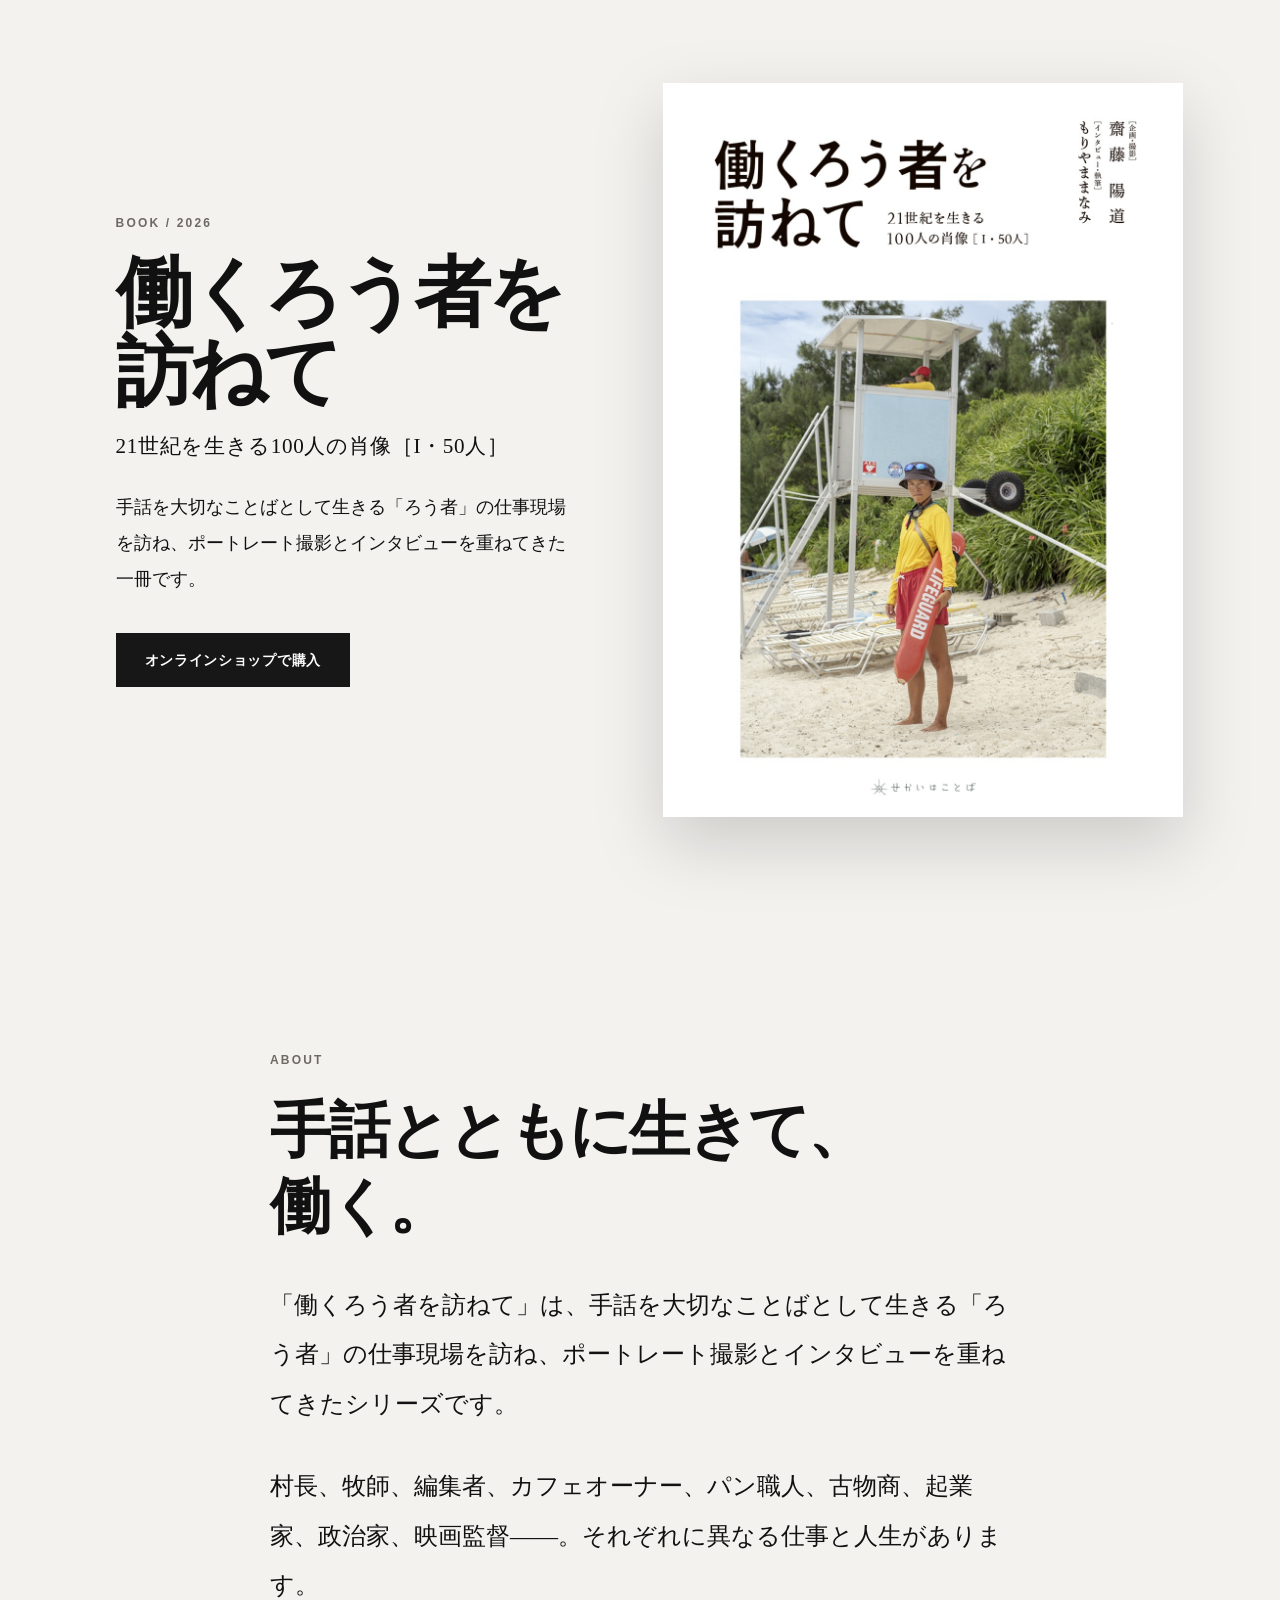
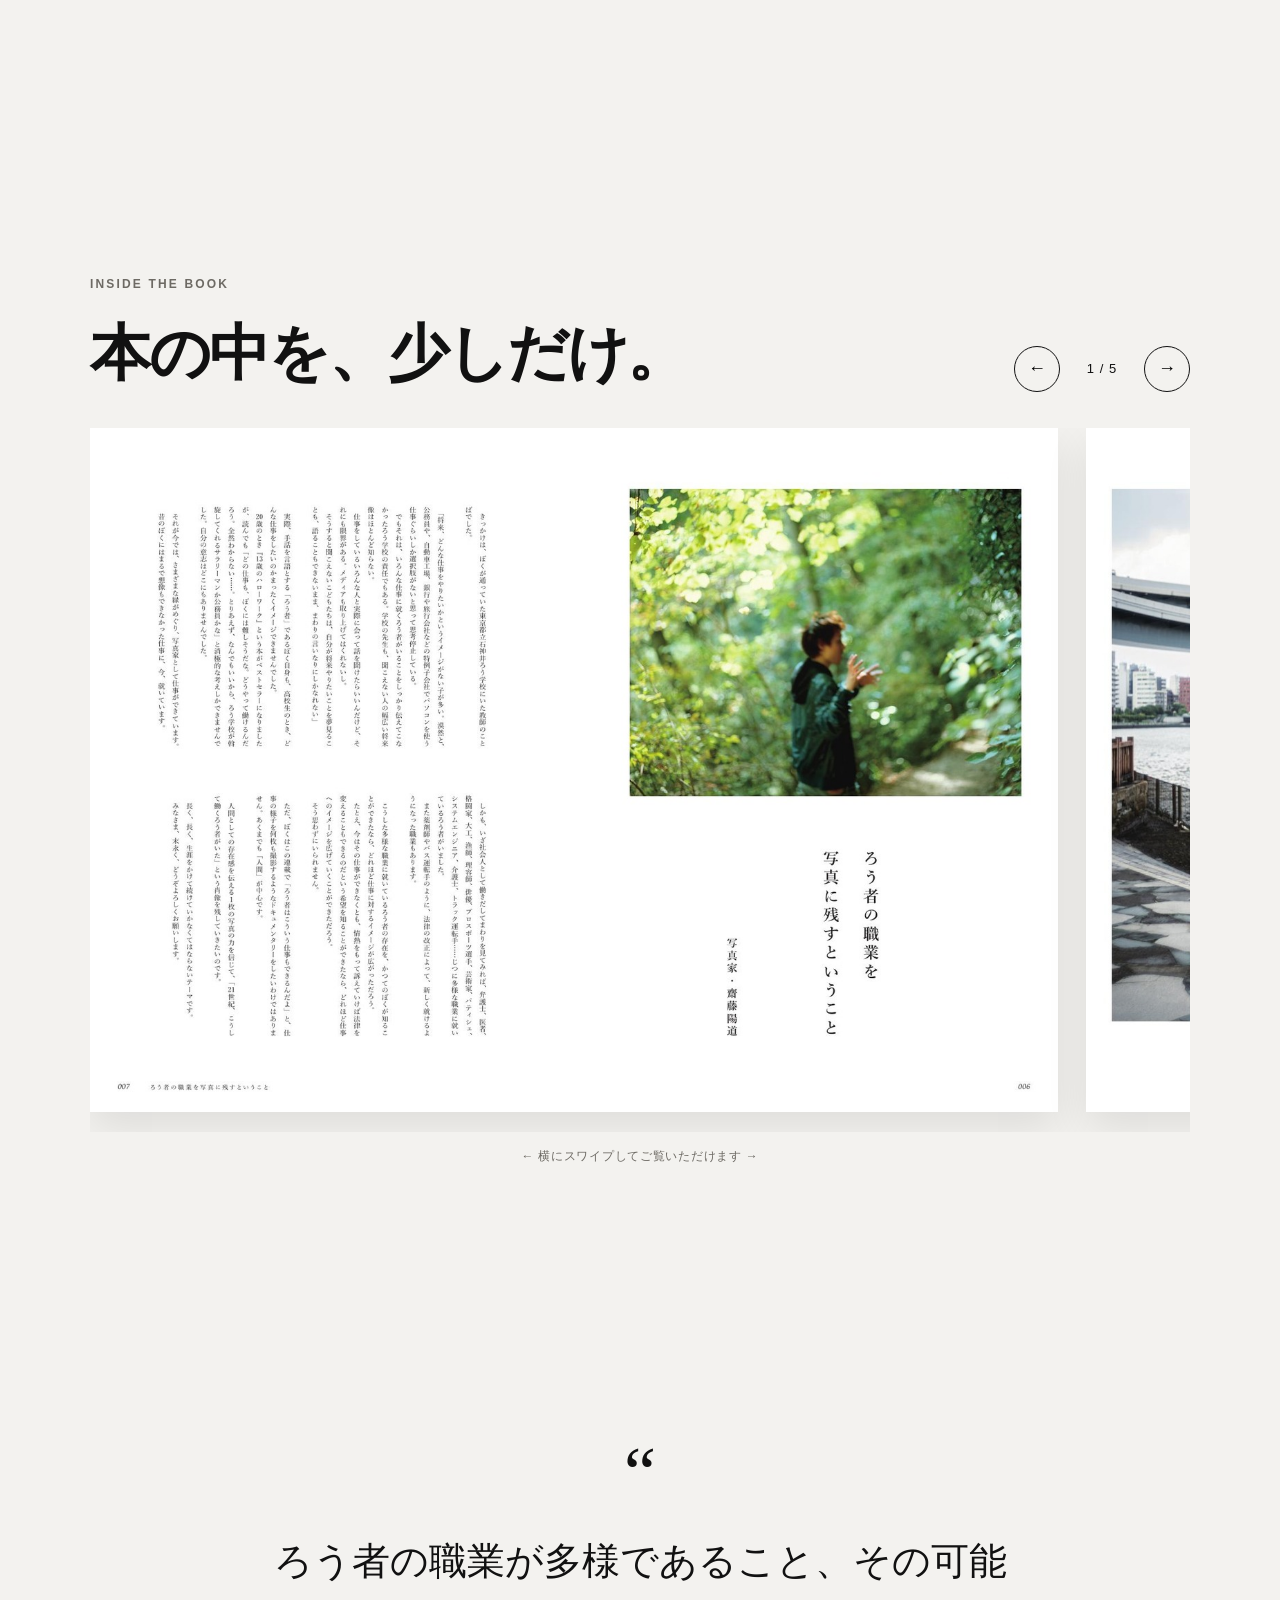
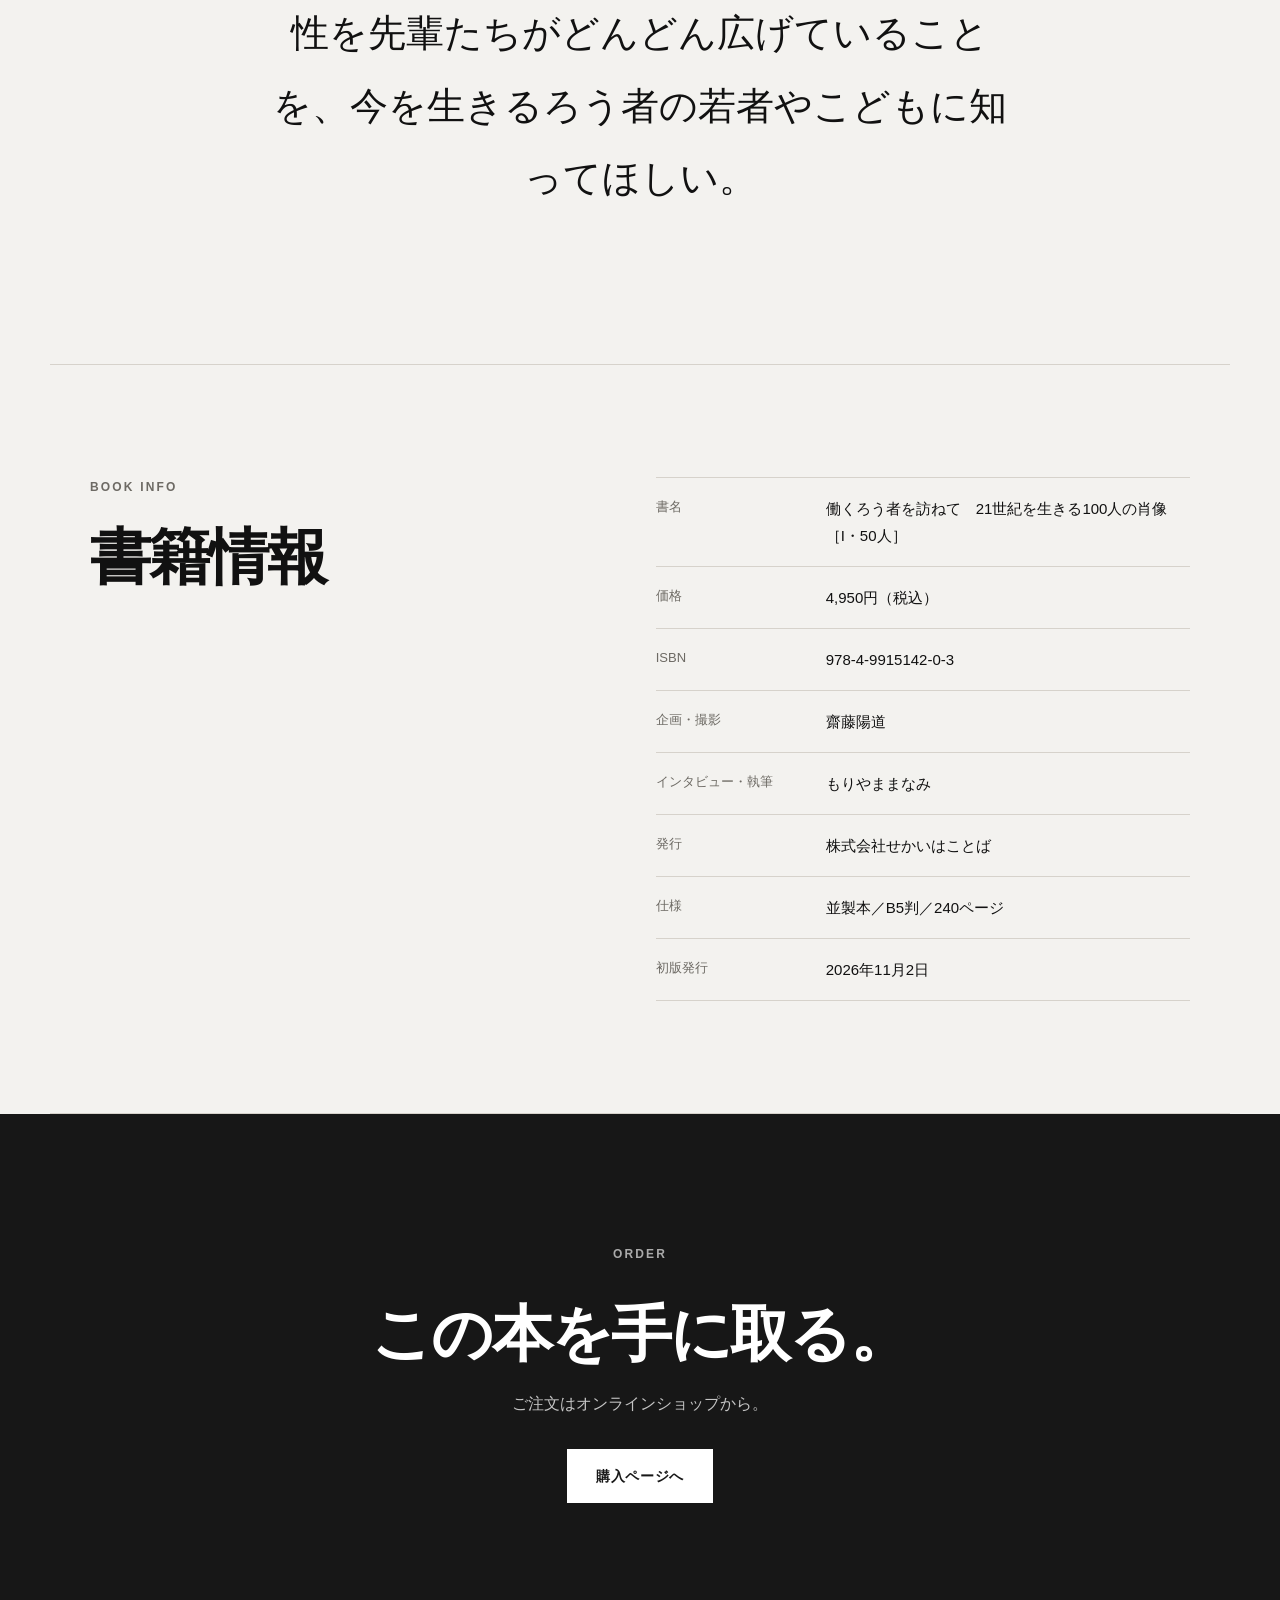
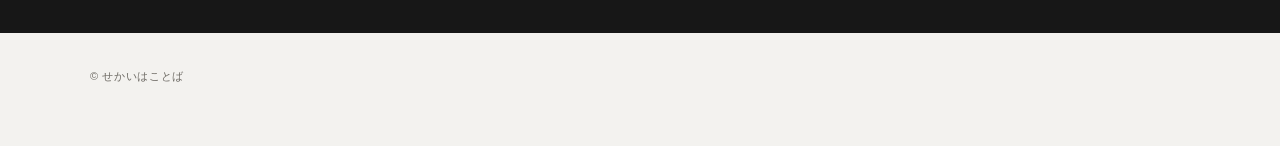
<file: index.html>
<!doctype html>
<html lang="ja">
<head>
  <meta charset="utf-8">
  <meta name="viewport" content="width=device-width, initial-scale=1">
  <meta name="description" content="書籍『働くろう者を訪ねて』特設サイト。手話を大切なことばとして生きる、ろう者の仕事と肖像を紹介します。">
  <title>働くろう者を訪ねて｜特設サイト</title>
  <link rel="stylesheet" href="styles.css">
</head>
<body>
  <main>
    <section class="hero section">
      <div class="hero-copy reveal">
        <p class="eyebrow">BOOK / 2026</p>
        <h1 class="hero-title" aria-label="働くろう者を訪ねて">
          <span class="line">働くろう者を</span>
          <span class="line">訪ねて</span>
        </h1>
        <p class="subtitle">21世紀を生きる100人の肖像［I・50人］</p>
        <p class="hero-lead">手話を大切なことばとして生きる「ろう者」の仕事現場を訪ね、ポートレート撮影とインタビューを重ねてきた一冊です。</p>
        <a class="button" href="https://harumichi.base.ec/items/157553643" target="_blank" rel="noopener noreferrer">オンラインショップで購入</a>
      </div>
      <figure class="hero-book reveal delay-1">
        <img src="assets/cover.jpg" alt="書籍『働くろう者を訪ねて』表紙">
      </figure>
    </section>

    <section class="intro section narrow reveal">
      <p class="section-label">ABOUT</p>
      <h2 class="about-title"><span>手話とともに生きて、</span><span>働く。</span></h2>
      <p>「働くろう者を訪ねて」は、手話を大切なことばとして生きる「ろう者」の仕事現場を訪ね、ポートレート撮影とインタビューを重ねてきたシリーズです。</p>
      <p>村長、牧師、編集者、カフェオーナー、パン職人、古物商、起業家、政治家、映画監督——。それぞれに異なる仕事と人生があります。</p>
    </section>

    <section class="gallery section">
      <div class="gallery-head reveal">
        <div>
          <p class="section-label">INSIDE THE BOOK</p>
          <h2>本の中を、少しだけ。</h2>
        </div>
        <div class="gallery-controls" aria-label="スライド操作">
          <button class="arrow" type="button" data-prev aria-label="前の見開き">←</button>
          <span class="counter"><span data-current>1</span> / <span data-total>5</span></span>
          <button class="arrow" type="button" data-next aria-label="次の見開き">→</button>
        </div>
      </div>

      <div class="slider-wrap reveal delay-1">
        <div class="slider" data-slider tabindex="0" aria-label="書籍見開きサンプル">
          <figure class="slide"><img src="assets/spread-1.jpg" alt="書籍見開きサンプル 6-7ページ" loading="lazy"></figure>
          <figure class="slide"><img src="assets/spread-2.jpg" alt="書籍見開きサンプル 14-15ページ" loading="lazy"></figure>
          <figure class="slide"><img src="assets/spread-3.jpg" alt="書籍見開きサンプル 60-61ページ" loading="lazy"></figure>
          <figure class="slide"><img src="assets/spread-4.jpg" alt="書籍見開きサンプル 162-163ページ" loading="lazy"></figure>
          <figure class="slide"><img src="assets/spread-5.jpg" alt="書籍見開きサンプル 230-231ページ" loading="lazy"></figure>
        </div>
      </div>
      <p class="swipe-note">← 横にスワイプしてご覧いただけます →</p>
    </section>

    <section class="quote section narrow reveal">
      <p class="quote-mark">“</p>
      <blockquote>ろう者の職業が多様であること、その可能性を先輩たちがどんどん広げていることを、今を生きるろう者の若者やこどもに知ってほしい。</blockquote>
    </section>

    <section class="info section reveal">
      <div class="info-grid">
        <div>
          <p class="section-label">BOOK INFO</p>
          <h2>書籍情報</h2>
        </div>
        <dl>
          <div><dt>書名</dt><dd>働くろう者を訪ねて　21世紀を生きる100人の肖像［I・50人］</dd></div>
          <div><dt>価格</dt><dd>4,950円（税込）</dd></div>
          <div><dt>ISBN</dt><dd>978-4-9915142-0-3</dd></div>
          <div><dt>企画・撮影</dt><dd>齋藤陽道</dd></div>
          <div><dt>インタビュー・執筆</dt><dd>もりやままなみ</dd></div>
          <div><dt>発行</dt><dd>株式会社せかいはことば</dd></div>
          <div><dt>仕様</dt><dd>並製本／B5判／240ページ</dd></div>
          <div><dt>初版発行</dt><dd>2026年11月2日</dd></div>
        </dl>
      </div>
    </section>

    <section class="cta section reveal">
      <p class="section-label">ORDER</p>
      <h2>この本を手に取る。</h2>
      <p>ご注文はオンラインショップから。</p>
      <a class="button button-light" href="https://harumichi.base.ec/items/157553643" target="_blank" rel="noopener noreferrer">購入ページへ</a>
    </section>
  </main>

  <footer>
    <p>© せかいはことば</p>
  </footer>
  <script src="script.js"></script>
</body>
</html>
</file>
<file: styles.css>
:root{
  --bg:#f3f2ef;
  --paper:#fff;
  --ink:#111;
  --muted:#6d6a64;
  --line:#d6d2cb;
  --accent:#171717;
  --max:1180px;
}
*{box-sizing:border-box}
html{scroll-behavior:smooth}
body{
  margin:0;
  background:var(--bg);
  color:var(--ink);
  font-family:-apple-system,BlinkMacSystemFont,"Hiragino Kaku Gothic ProN","Yu Gothic",YuGothic,"Noto Sans JP",sans-serif;
  line-height:1.8;
  -webkit-font-smoothing:antialiased;
}
img{max-width:100%;display:block}
a{color:inherit}
.section{max-width:var(--max);margin:0 auto;padding:112px 40px}
.narrow{max-width:820px}
.section-label,.eyebrow{font-size:12px;letter-spacing:.18em;font-weight:700;margin:0 0 20px;color:var(--muted)}
h1,h2,p{margin-top:0}
h2{font-family:"Hiragino Mincho ProN","Yu Mincho",serif;font-size:clamp(34px,4.8vw,64px);line-height:1.25;letter-spacing:-.03em;margin-bottom:36px;font-weight:600}
.hero{min-height:100vh;display:grid;grid-template-columns:.96fr 1.04fr;align-items:center;gap:72px;padding-top:64px;padding-bottom:64px}
.hero-copy{padding-left:2vw}
.hero-title{font-family:"Hiragino Mincho ProN","Yu Mincho",serif;font-size:clamp(42px,6vw,88px);line-height:1.03;letter-spacing:-.05em;margin:0 0 18px;font-weight:700}
.hero-title .line{display:block;white-space:nowrap}
.subtitle{font-family:"Hiragino Mincho ProN","Yu Mincho",serif;font-size:clamp(16px,1.65vw,24px);line-height:1.45;white-space:nowrap;letter-spacing:.03em;margin:0 0 28px}
.hero-lead{font-family:"Hiragino Mincho ProN","Yu Mincho",serif;font-size:18px;line-height:2;margin-bottom:36px;max-width:40em}
.hero-book{margin:0;justify-self:center;width:min(520px,100%);filter:drop-shadow(0 26px 34px rgba(0,0,0,.16))}
.hero-book img{width:100%;background:#fff}
.button{display:inline-flex;align-items:center;justify-content:center;min-height:54px;padding:0 28px;background:var(--accent);color:#fff;text-decoration:none;font-weight:700;font-size:14px;letter-spacing:.05em;border:1px solid var(--accent);transition:.2s ease}
.button:hover{background:transparent;color:var(--accent)}
.intro{padding-top:150px;padding-bottom:150px}
.about-title span{display:block;white-space:nowrap}

.intro p:not(.section-label){font-family:"Hiragino Mincho ProN","Yu Mincho",serif;font-size:clamp(18px,2vw,24px);line-height:2.05;margin-bottom:1.4em}
.gallery{padding-top:80px;padding-bottom:120px}
.gallery-head{display:flex;justify-content:space-between;align-items:flex-end;gap:32px;margin-bottom:36px}
.gallery-head h2{margin-bottom:0}
.gallery-controls{display:flex;align-items:center;gap:16px;white-space:nowrap}
.arrow{width:46px;height:46px;border:1px solid var(--ink);background:transparent;border-radius:50%;font-size:18px;cursor:pointer;transition:.2s ease}
.arrow:hover{background:var(--ink);color:#fff}
.counter{font-size:13px;letter-spacing:.08em;min-width:52px;text-align:center}
.slider-wrap{overflow:hidden}
.slider{display:flex;gap:28px;overflow-x:auto;scroll-snap-type:x mandatory;scroll-behavior:smooth;overscroll-behavior-inline:contain;padding:0 0 20px;scrollbar-width:none}
.slider::-webkit-scrollbar{display:none}
.slide{flex:0 0 88%;margin:0;scroll-snap-align:center;background:var(--paper);box-shadow:0 16px 40px rgba(0,0,0,.09)}
.slide img{width:100%;height:auto}
.swipe-note{text-align:center;color:var(--muted);font-size:12px;margin:14px 0 0;letter-spacing:.06em}
.quote{padding-top:150px;padding-bottom:150px;text-align:center}
.quote-mark{font-family:Georgia,serif;font-size:72px;line-height:1;margin-bottom:16px}
blockquote{margin:0;font-family:"Hiragino Mincho ProN","Yu Mincho",serif;font-size:clamp(24px,3vw,38px);line-height:1.9;font-weight:500}
.info{border-top:1px solid var(--line);border-bottom:1px solid var(--line)}
.info-grid{display:grid;grid-template-columns:1fr 1.1fr;gap:80px}
dl{margin:0}
dl>div{display:grid;grid-template-columns:150px 1fr;gap:20px;padding:17px 0;border-bottom:1px solid var(--line)}
dl>div:first-child{border-top:1px solid var(--line)}
dt{color:var(--muted);font-size:13px}dd{margin:0;font-size:15px}
.cta{max-width:none;background:#171717;color:#fff;text-align:center;padding-top:130px;padding-bottom:130px}
.cta .section-label{color:#aaa}.cta h2{margin-bottom:18px}.cta p{color:#c5c5c5;margin-bottom:30px}.button-light{background:#fff;color:#171717;border-color:#fff}.button-light:hover{background:transparent;color:#fff}
footer{max-width:var(--max);margin:0 auto;padding:34px 40px 48px;color:var(--muted);font-size:11px;letter-spacing:.06em}
.reveal{opacity:0;transform:translateY(18px);transition:opacity .8s ease, transform .8s ease}.reveal.visible{opacity:1;transform:none}.delay-1{transition-delay:.12s}
@media(max-width:900px){
  .hero-title{font-size:clamp(36px,9vw,68px)}
  .subtitle{font-size:clamp(15px,3.1vw,22px)}
}
@media(max-width:800px){
  .subtitle{font-size:clamp(13px,3.5vw,18px)}
  .section{padding:84px 22px}
  .hero{min-height:auto;grid-template-columns:1fr;gap:52px;padding-top:52px}
  .hero-copy{padding-left:0;order:2}
  .hero-book{order:1;width:min(360px,84vw)}
  .hero-lead{font-size:17px}
  .gallery-head{align-items:flex-start;flex-direction:column}
  .gallery-controls{align-self:flex-end}
  .slide{flex-basis:94%}
  .info-grid{grid-template-columns:1fr;gap:24px}
  dl>div{grid-template-columns:110px 1fr}
  .intro{padding-top:105px;padding-bottom:105px}
  .quote{padding-top:105px;padding-bottom:105px}
}
@media(prefers-reduced-motion:reduce){
  *{scroll-behavior:auto!important;transition:none!important}
  .reveal{opacity:1;transform:none}
}
</file>
